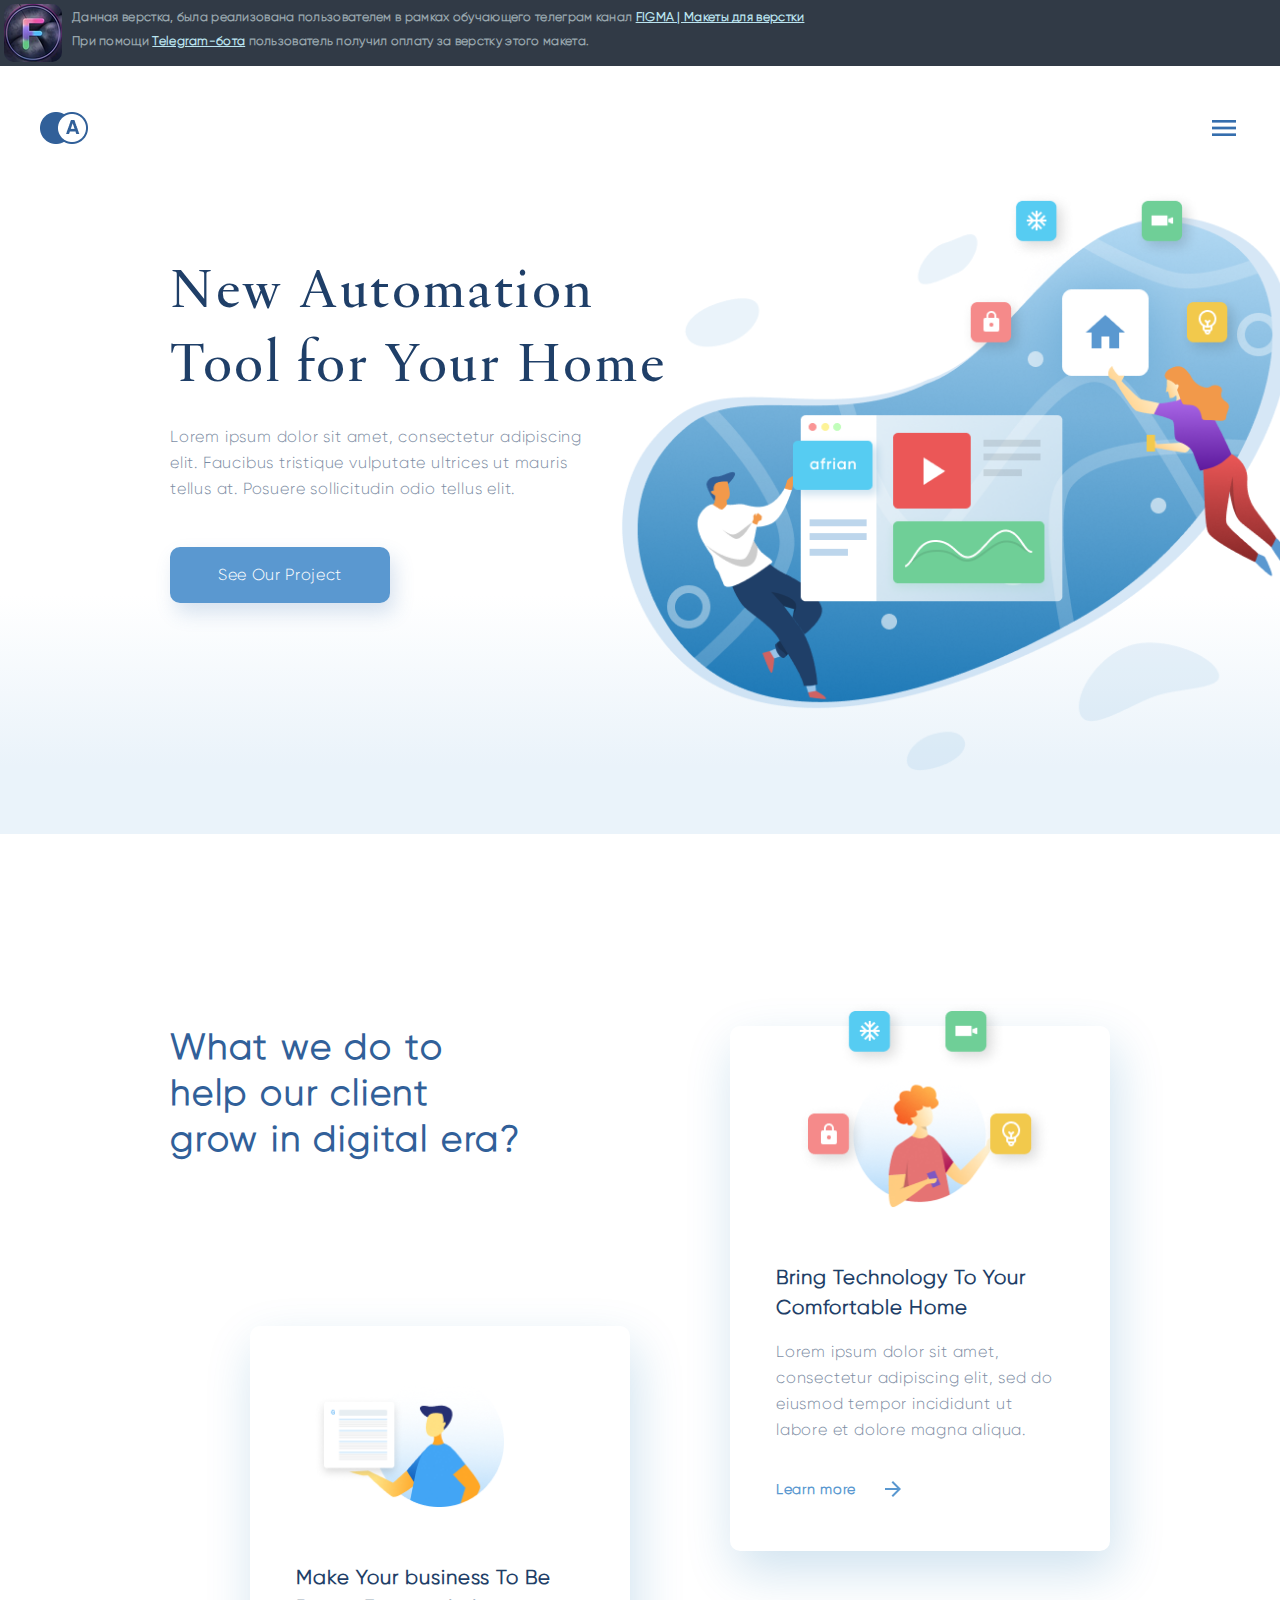
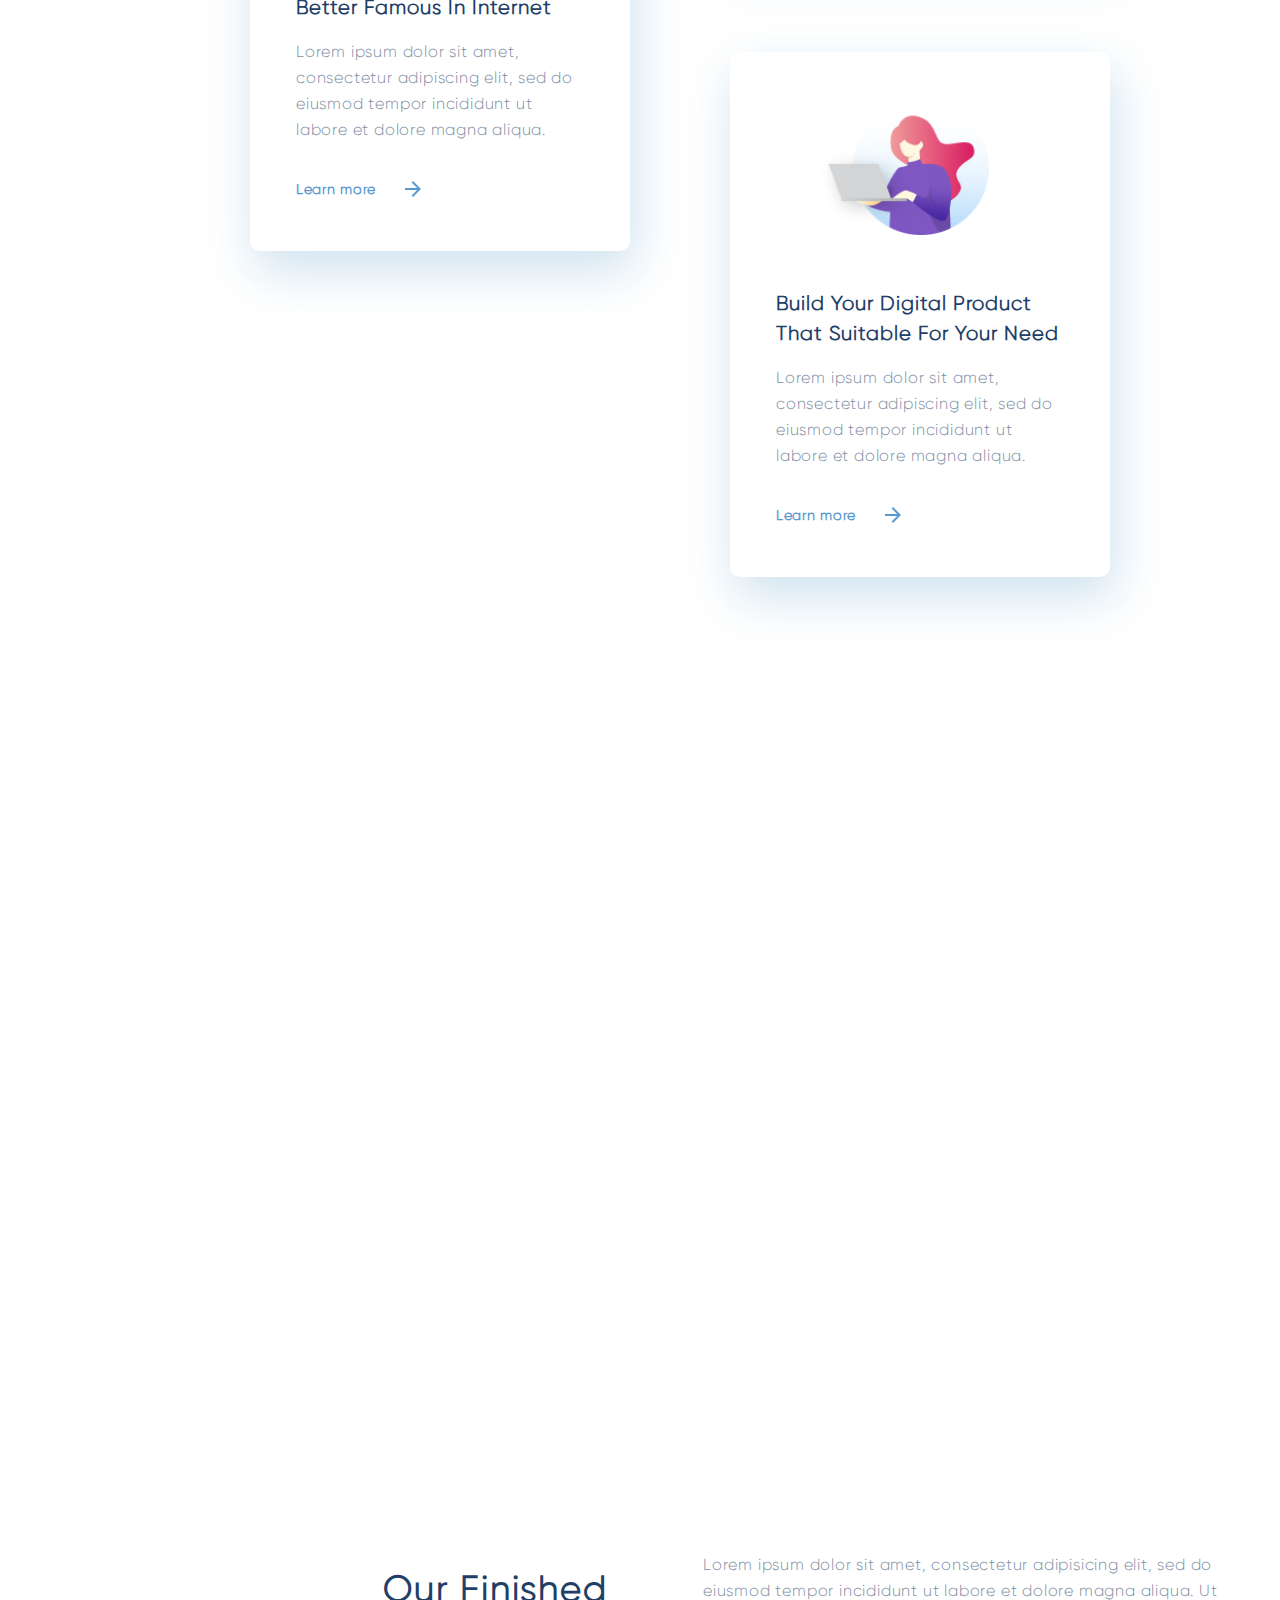
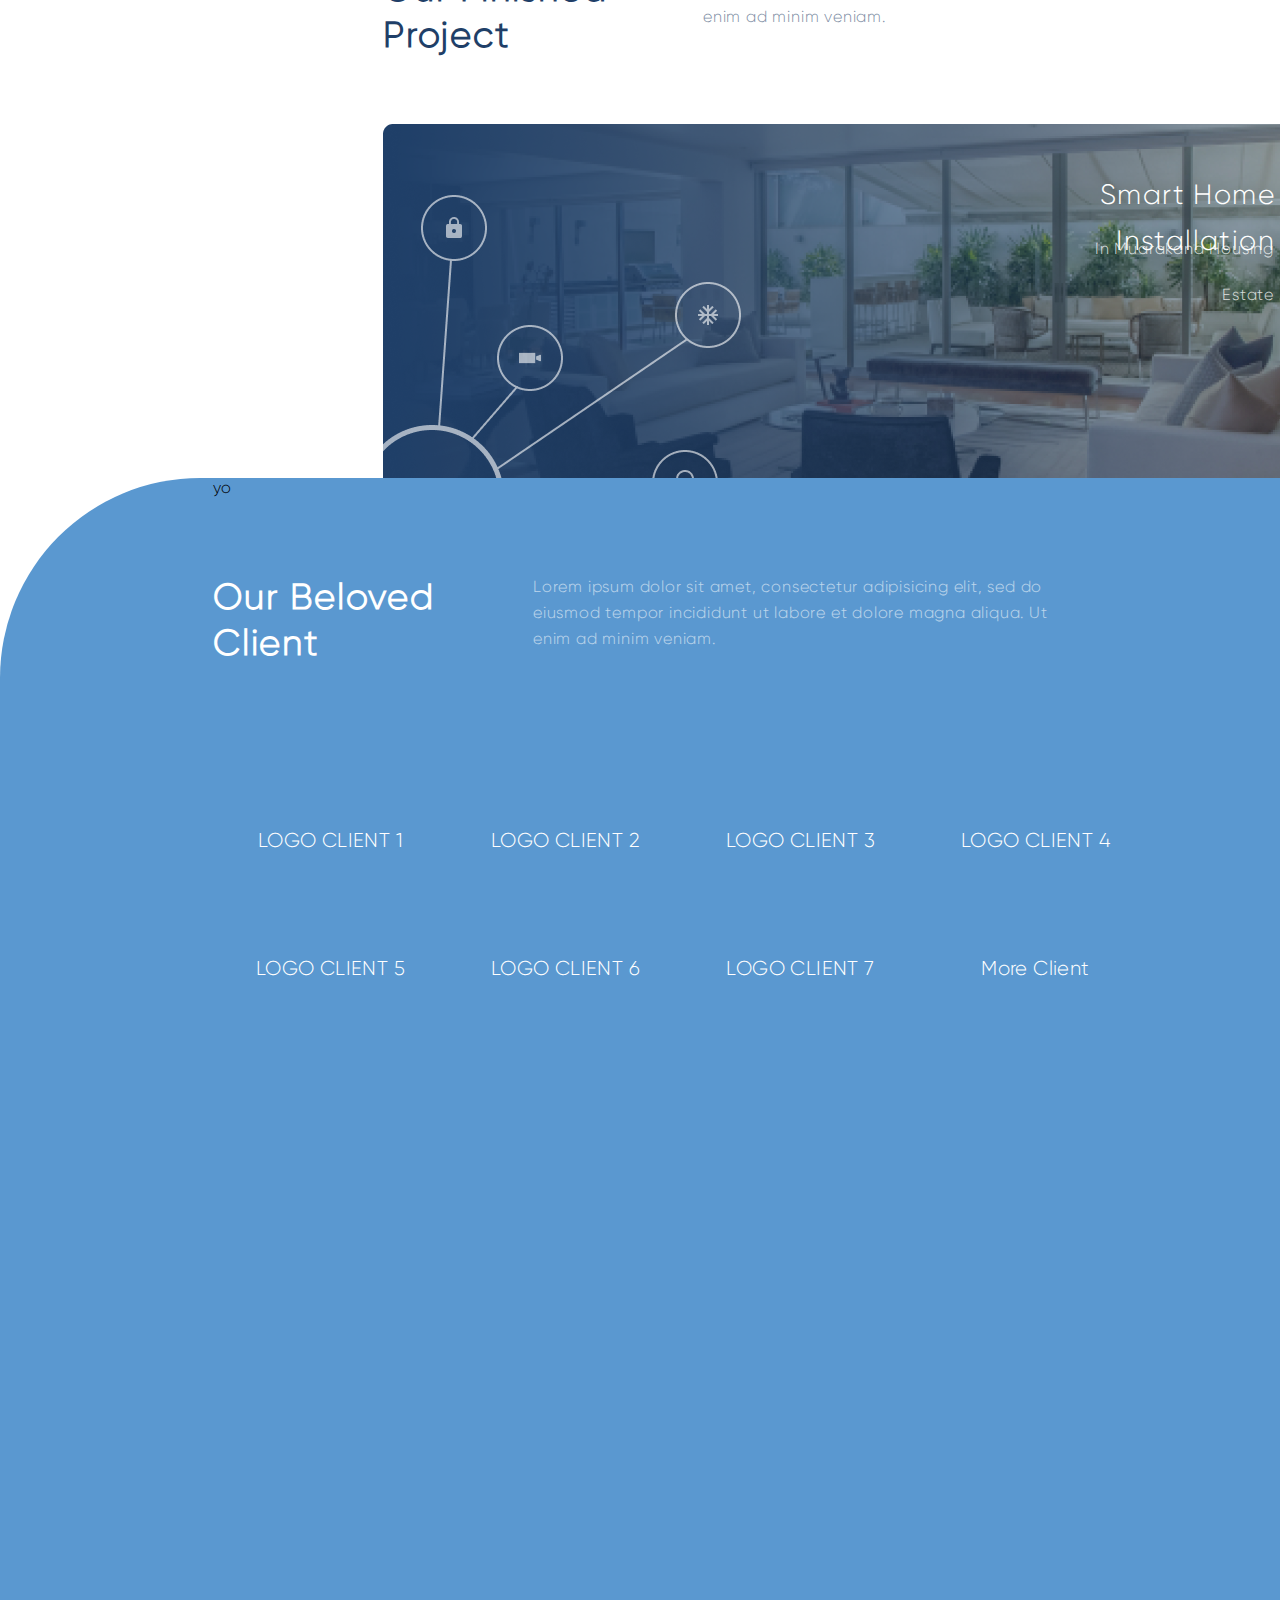
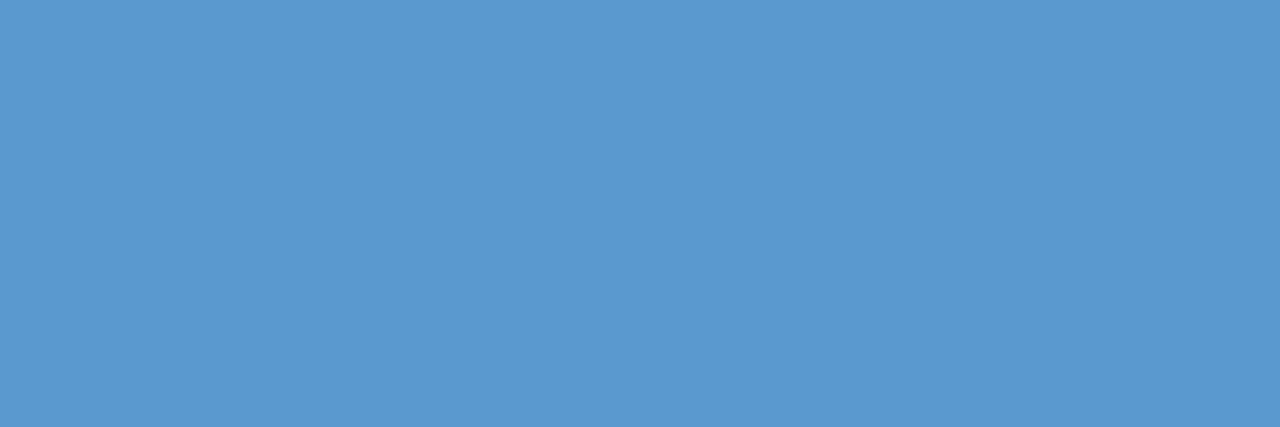
<file: index.html>
<!DOCTYPE html>
<html lang="en">
<head>
  <meta charset="UTF-8">
  <title>FIGMA | Макеты для верстки — Верстка страницы</title>
  <meta name="description" content="Макет для верстки сайта был взял с телеграм канала FIGMA | Макеты для верстки">
  <link rel="stylesheet" href="css/base.css">
  <link rel="stylesheet" href="css/style.css">
</head>
<body>

<!-- Начало: Данный блок удалять нельзя -->
<div class="maketforfigma">
  <a href="https://t.me/s/FigmaToHTML" target="_blank">
    <img src="img/logo.png">
  </a>
  <div>
    <p>
      Данная верстка, была реализована пользователем в рамках обучающего телеграм канал <a
        href="https://t.me/s/FigmaToHTML" target="_blank">FIGMA | Макеты для верстки</a>
    </p>
    <p>
      При помощи <a href="https://t.me/HtmlCodeForMoney_bot?from_git" target="_blank">Telegram-бота</a> пользователь
      получил оплату за верстку этого макета.
    </p>
  </div>
</div>
<!-- Конец -->

<div class="desktop">


  <header class="header">
    <a href="/" class="header_logo-link">
      <img src="img/logo header.png" alt="logo header" class="header_logo-pic">
    </a>
    <a href="/" class="header_logo-link">
      <img src="img/ic_menu_48px.png" alt="ic_menu" class="header_logo-pic">
    </a>
  </header>


  <main class="main">
    <section class="intro">
      <div class="container">
        <a href="/" class="illustration">
          <img src="img/illustration.png" alt="illustration" class="illustration-pic">
        </a>

        <h1 class="intro_title">New Automation Tool for Your Home</h1>

        <p class="intro_subtitle"> Lorem ipsum dolor sit amet, consectetur adipiscing elit. Faucibus tristique vulputate ultrices ut mauris tellus at. Posuere sollicitudin odio tellus elit.</p>

        <button type="button" class="intro_button">See Our Project</button>
      </div>
    </section>

    <section class="main_content container">
      <h2 class="main_content_title">What we do to help our client grow in digital era?</h2>

      <div class="product_cards">

        <div class="product_card card1">
          <a href="/" class="card-image-wrap">
            <img src="img/3.png" alt="card1-image" class="card-image">
          </a>
          <h2 class="card_title">Bring Technology To Your Comfortable Home</h2>
          <p class="card_text">Lorem ipsum dolor sit amet, consectetur adipiscing elit, sed do eiusmod tempor incididunt ut labore et dolore magna aliqua.</p>
          <a href="/" class="card_learnMore">
            <span>Learn more</span>
            <img src="img/ic_arrow_forward_24px.png" alt="card1_iconForward">
          </a>
        </div>


        <div class="product_card card2">
          <a href="/" class="card-image-wrap">
            <img src="img/1.png" alt="card2-image" class="card-image">
          </a>
          <h2 class="card_title">Make Your business To Be Better Famous In Internet</h2>
          <p class="card_text">Lorem ipsum dolor sit amet, consectetur adipiscing elit,
            sed do eiusmod tempor incididunt ut labore et dolore magna aliqua.</p>
          <a href="/" class="card_learnMore">
            <span>Learn more</span>
            <img src="img/ic_arrow_forward_24px.png" alt="card2_iconForward">
          </a>
        </div>

        <div class="product_card card3">
          <a href="/" class="card-image-wrap">
            <img src="img/2.png" alt="card3-image" class="card-image">
          </a>
          <h2 class="card_title">Build Your Digital Product That Suitable For Your Need</h2>
          <p class="card_text">Lorem ipsum dolor sit amet, consectetur adipiscing elit,
            sed do eiusmod tempor incididunt ut labore et dolore magna aliqua.</p>
          <a href="/" class="card_learnMore">
            <span>Learn more</span>
            <img src="img/ic_arrow_forward_24px.png" alt="card3_iconForward">
          </a>
        </div>

      </div>

      <div class="finished_project">
        <h2 class="main_content_subtitle">Our Finished Project </h2>
        <p class="main_content_text">Lorem ipsum dolor sit amet, consectetur adipisicing elit,
          sed do eiusmod tempor incididunt ut labore et dolore magna aliqua.
          Ut enim ad minim veniam.</p>

        <img src="img/smart home installation.png" alt="smart home installation" class="image_smart_home">
        <p class="image1_text1">Smart Home Installation</p>
        <p class="image1_text2">In Muarakana Housing Estate</p>

        <img src="img/sparklite app.png" alt="sparklite app" class="image_sparklite_app">
        <p class="image2_text1">Sparklite App</p>
        <p class="image2_text2">Marketplace</p>

        <img src="img/car rapetition app.png" alt="car rapetition app" class="image_car_rapetition">
        <p class="image3_text1">Car-Rapetition App</p>
        <p class="image3_text2">Board</p>
      </div>
    </section>

    <section class="beloved clients">
      <h2 class="client">Our Beloved Client</h2>
      <p class="client_text">Lorem ipsum dolor sit amet, consectetur adipisicing elit,
        sed do eiusmod tempor incididunt ut labore et dolore magna aliqua.
        Ut enim ad minim veniam.</p>

      <div class="client_table">
        <div>LOGO CLIENT 1</div>
        <div>LOGO CLIENT 2</div>
        <div>LOGO CLIENT 3</div>
        <div>LOGO CLIENT 4</div>
        <div>LOGO CLIENT 5</div>
        <div>LOGO CLIENT 6</div>
        <div>LOGO CLIENT 7</div>
        <div>More Client</div>
      </div>

    </section>


  </main>


  <footer class="footer">
    <div class="container">
      yo
    </div>
  </footer>


</div>


</body>
</html>
</file>
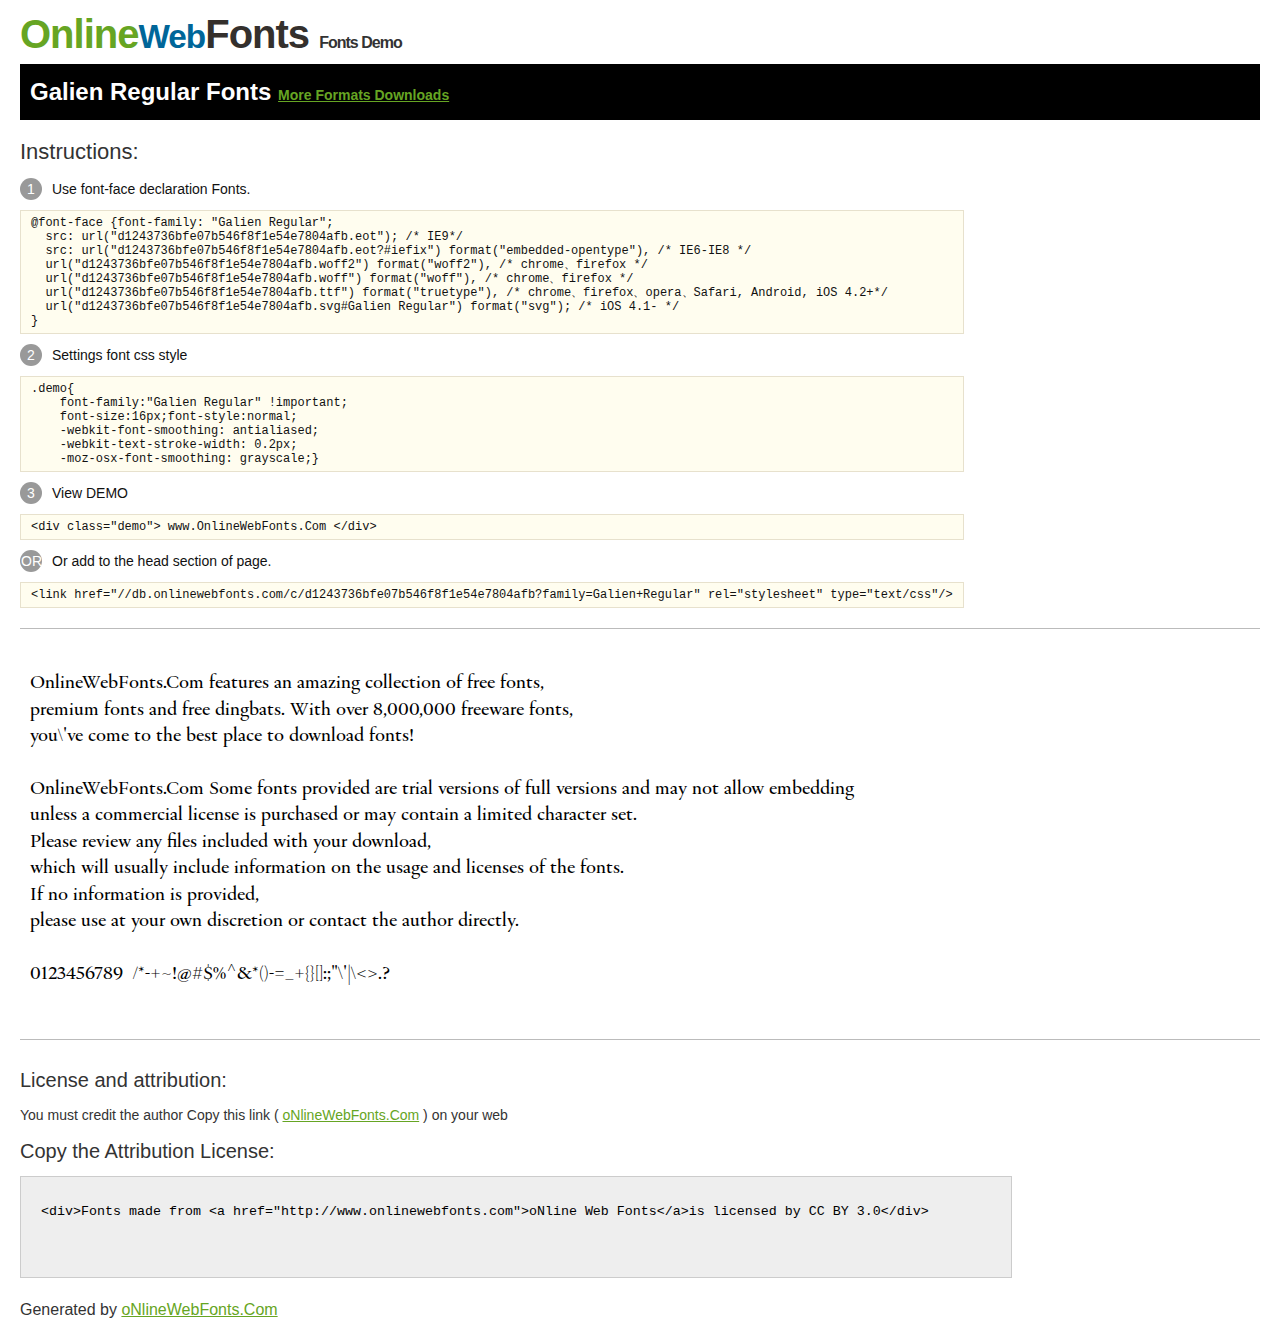
<file: fonts/Galien/Galien Regular/@font-face/Demo.html>
<!DOCTYPE html>
<html>
<head>
<meta charset="utf-8"/>
<title>Galien Regular Font - OnlineWebFonts.COM</title>
<style type="text/css">
@font-face {font-family: "Galien Regular";
  src: url("d1243736bfe07b546f8f1e54e7804afb.eot"); /* IE9*/
  src: url("d1243736bfe07b546f8f1e54e7804afb.eot?#iefix") format("embedded-opentype"), /* IE6-IE8 */
  url("d1243736bfe07b546f8f1e54e7804afb.woff2") format("woff2"), /* chrome、firefox */
  url("d1243736bfe07b546f8f1e54e7804afb.woff") format("woff"), /* chrome、firefox */
  url("d1243736bfe07b546f8f1e54e7804afb.ttf") format("truetype"), /* chrome、firefox、opera、Safari, Android, iOS 4.2+*/
  url("d1243736bfe07b546f8f1e54e7804afb.svg#Galien Regular") format("svg"); /* iOS 4.1- */
}
*{margin:0;padding:0;list-style:none;}pre{border:solid 1px #e7e1cd;background-color:#fffdef;overflow:auto;font-size:12px;line-height:14px;margin-top:10px;margin-right:0;margin-bottom:10px;margin-left:0;padding-top:5px;padding-right:10px;padding-bottom:5px;padding-left:10px;}.demo pre{color:#000;line-height: 1.2em;font-family:"Galien Regular"!important;font-size:22px;background-color:#FFF;border-top-width:0px;border-right-width:0px;border-bottom-width:0px;border-left-width:0px;}body{font-family:sans-serif;line-height:1.5;font-size:16px;padding:20px;color:#333;}:hover,:before,:after{-webkit-transition:all 0.1s ease-in;-moz-transition:all 0.1s ease-in;-ms-transition:all 0.1s ease-in;-o-transition:all 0.1s ease-in;transition:all 0.1s ease-in;}*{-moz-box-sizing:border-box;-webkit-box-sizing:border-box;box-sizing:border-box;margin:0;padding:0;}a{color:#66A523;}h1.logo{font-size:40px;letter-spacing:-1px;margin-top:-16px;}h1.logo strong{font-size:16px;font-family:sans-serif;color:#333;}h1.logo a{color:#34302d;text-decoration:none;}h1.logo a span{color:#66A523;}h1.logo a small{color:#006699;}.info{float:left;font-size:14px;margin-top:15px;}.info ul{margin-left:0px;color:#111;margin-bottom:20px;}.info .exs{font-size:12px;color:#666;margin-left:35px;display:block;}.info ul li{margin-top:10px;list-style:none;}.info .numno{color:#fff;border-radius:20px;padding:1px;display:inline-block;width:22px;height:22px;text-align:center;margin-right:10px;background-color:#999999;}.info ul strong{font-weight:normal;color:#000;}.info .inst{font-size:22px;margin-bottom:10px;}.demo{float:left;width:100%;height:auto;border-top-width:1px;border-top-style:solid;border-top-color:#bbb;border-bottom-width:1px;border-bottom-style:solid;border-bottom-color:#bbb;padding-bottom:10px;}.demo .demo_svg{float:left;height:auto;width:100px;margin-right:5px;margin-left:5px;margin-bottom:10px;}.demo .demo_svg i{float:left;height:80px;width:80px;text-align:center;font-size:40px;margin-left:10px;line-height:80px;color:#777;}.demo .demo_svg .code{float:left;height:20px;width:100%;overflow:hidden;text-align:center;line-height:20px;font-size:11px;color:#666;}.demo .demo_svg .txt{float:left;height:20px;width:100%;font-size:11px;text-align:center;white-space:nowrap;overflow:hidden;line-height:20px;}.demo .demo_svg:hover i{font-size:60px;color:#333;}.by{padding-top:15px;float:left;width:100%;margin-top:10px;margin-right:0;margin-bottom:10px;margin-left:0;}.by{margin-bottom:10px;font-size:20px;}.by .attr{font-size:14px;color:#333;padding-top:10px;padding-bottom:10px;}textarea{width:80%;height:auto;border:1px solid #CCC;resize:none;background:#EEE;padding:20px;float:left;margin-top:10px;line-height:30px;}#footer{float:left;width:100%;margin-top:10px;padding-bottom:20px;}h2{background-color:#000;padding-top:10px;padding-bottom:10px;padding-left:10px;color:#FFF;}
</style>
</head>
<body>
<h1 class="logo"> <a href="http://www.onlinewebfonts.com/"> <span>Online</span><small>Web</small>Fonts</a> <strong>Fonts Demo</strong></h1>
<h2>
Galien Regular Fonts <a style="font-size:14px;" href="http://www.onlinewebfonts.com/download/d1243736bfe07b546f8f1e54e7804afb" target="_blank">More Formats Downloads</a></h2>
<div class="info">
  <div class="inst">Instructions:</div>
  <ul>
    <li>
      <p> <span class="numno">1</span>Use font-face declaration Fonts.<br />
        <span class="exs">
        <pre>
@font-face {font-family: "Galien Regular";
  src: url("d1243736bfe07b546f8f1e54e7804afb.eot"); /* IE9*/
  src: url("d1243736bfe07b546f8f1e54e7804afb.eot?#iefix") format("embedded-opentype"), /* IE6-IE8 */
  url("d1243736bfe07b546f8f1e54e7804afb.woff2") format("woff2"), /* chrome、firefox */
  url("d1243736bfe07b546f8f1e54e7804afb.woff") format("woff"), /* chrome、firefox */
  url("d1243736bfe07b546f8f1e54e7804afb.ttf") format("truetype"), /* chrome、firefox、opera、Safari, Android, iOS 4.2+*/
  url("d1243736bfe07b546f8f1e54e7804afb.svg#Galien Regular") format("svg"); /* iOS 4.1- */
}
</pre>
      </span> 
    </li>
    <li>
      <p> <span class="numno">2</span>Settings font css style <br />
      <span class="exs">
<pre>
.demo{
    font-family:"Galien Regular" !important;
    font-size:16px;font-style:normal;
    -webkit-font-smoothing: antialiased;
    -webkit-text-stroke-width: 0.2px;
    -moz-osx-font-smoothing: grayscale;}
</pre>
      </span> 
    </li>
    <li>
      <p> <span class="numno">3</span>View DEMO <br />
      <span class="exs"><pre>
&lt;div class="demo"&gt; www.OnlineWebFonts.Com &lt;/div&gt;
</pre></span> 
    </li>
    <li>
      <p> <span class="numno">OR</span>Or add to the head section of page. <br />
      <span class="exs"><pre>
&lt;link href="//db.onlinewebfonts.com/c/d1243736bfe07b546f8f1e54e7804afb?family=Galien+Regular" rel="stylesheet" type="text/css"/&gt;
</pre></span> 
    </li>
  </ul>
</div>
<div class="demo">
<pre>

OnlineWebFonts.Com features an amazing collection of free fonts,
premium fonts and free dingbats. With over 8,000,000 freeware fonts, 
you\'ve come to the best place to download fonts! 

OnlineWebFonts.Com Some fonts provided are trial versions of full versions and may not allow embedding 
unless a commercial license is purchased or may contain a limited character set. 
Please review any files included with your download, 
which will usually include information on the usage and licenses of the fonts. 
If no information is provided, 
please use at your own discretion or contact the author directly. 

0123456789  /*-+~!@#$%^&*()-=_+{}[]:;"\'|\<>.?

</pre>
</div>

<div class="by">
<div class="by_title">License and attribution:</div>
<div class="attr">You must credit the author Copy this link ( <a href="http://www.onlinewebfonts.com" target="_blank">oNlineWebFonts.Com</a> ) on your web </div><div class="usetitle">Copy the Attribution License:</div>
<textarea onclick="this.focus();this.select();">&lt;div&gt;Fonts made from &lt;a href="http://www.onlinewebfonts.com"&gt;oNline Web Fonts&lt;/a&gt;is licensed by CC BY 3.0&lt;/div&gt;</textarea>
</div>
<div id="footer">
    <div>Generated by <a href="http://www.onlinewebfonts.com" target="_blank">oNlineWebFonts.Com</a></div>
</div>
</body>
</html>
</file>
<file: css/base.css>
.maketforfigma{
    flex: 0 0 auto;
    background: #313a46;
    font-weight: bold;
    display: flex;
}
.maketforfigma img{
    border-radius: 10px;
    margin: 4px 0 0 4px;
}
.maketforfigma p {
    color: #98a6ad;
    text-decoration: none;
    letter-spacing: .01875rem;
    font-size: .775rem;
    padding: 0 10px;
    line-height: 0.70rem;
}
.maketforfigma p > a {
    color: #bbe4f0;
    font-weight: bold;
}
.maketforfigma p > a:hover {
    color: #ffffff
}

html{
    height: 100%;
}
body{
    padding: 0;
    margin: 0;
}
</file>
<file: css/style.css>
@font-face {
    font-family: Galien;
    font-size:16px;
    font-style:normal;
    src: url("./../fonts/galien/galien_regular/@font-face/d1243736bfe07b546f8f1e54e7804afb.eot"); /* IE9*/
    src: url("./../fonts/galien/galien_regular/@font-face/d1243736bfe07b546f8f1e54e7804afb.eot?#iefix") format("embedded-opentype"), /* IE6-IE8 */
    url("./../fonts/galien/galien_regular/@font-face/d1243736bfe07b546f8f1e54e7804afb.woff2") format("woff2"), /* chrome、firefox */
    url("./../fonts/galien/galien_regular/@font-face/d1243736bfe07b546f8f1e54e7804afb.woff") format("woff"), /* chrome、firefox */
    url("./../fonts/galien/galien_regular/@font-face/d1243736bfe07b546f8f1e54e7804afb.ttf") format("truetype"), /* chrome、firefox、opera、Safari, Android, iOS 4.2+*/
    url("./../fonts/galien/galien_regular/@font-face/d1243736bfe07b546f8f1e54e7804afb.svg") format("svg"); /* iOS 4.1- */
}

@font-face {
    font-family: Gilroy;
    src: url("./../fonts/gilroy/Gilroy-Light.otf");
}

html{
    box-sizing: border-box;
}

*, *::before, *::after{
    box-sizing: inherit;
    font-family: 'Gilroy';
}

.desktop{
    position: relative;
    background: #FFFFFF;
}

.desktop .container {
    position: relative;
    width: 940px;
    margin: 0 auto;
}

/*Header styles start*/
.header{
    display: flex;
    position: absolute;
    width: 1200px;
    height: 48px;
    left: 50%;
    transform: translateX(-50%);
    top: 40px;
    justify-content: space-between;
    align-items: center;
}
/*Header styles end*/

/*Intro styles start*/
.intro{
    height: 768px;
    background: linear-gradient(0deg, #eaf3fa 8.84%, rgba(152, 195, 232, 0) 31.12%);
}

.intro .container {
    padding-top: 190px;
}

.illustration {
    position: absolute;
    left: 447px;
    top: 125px;
}

.illustration-pic {
    height: 580px;
}

.intro_title{
    margin: 0 0 20px 0;
    width: 510px;
    font-family: 'Galien';
    font-weight: normal;
    font-size: 64px;
    line-height: 74px;
    letter-spacing: 0.04em;
    /* Blue_01 */
    color: #1F3F68;
}
.intro_subtitle{
    margin: 0 0 45px 0;
    width: 425px;
    font-size: 16px;
    line-height: 26px;
    letter-spacing: 0.05em;
    /* Blue_01 */
    color: #1F3F68;
    opacity: 0.6;
}

.intro_button {
    width: 220px;
    height: 56px;
    background: #5A98D0;
    box-shadow: 5px 10px 20px rgba(53, 110, 173, 0.2);
    border-radius: 10px;
    border: none;
    color: white;
    font-size: 16px;
    line-height: 26px;
    text-align: center;
    letter-spacing: 0.04em;
}

.intro_button:hover,
.intro_button:focus,
.intro_button:active {
    background: rgb(55 109 157);
    cursor: pointer;
}
/*Intro styles end*/

/*Main content styles start*/
.main_content {
    height: 1540px;
}

.main_content_title{
    padding-top: 190px;
    margin: 0;
    width: 358px;
    font-size: 36px;
    line-height: 46px;
    letter-spacing: 0.05em;
    /* blue_02 */
    color: #316099;
}

/*Cards styles start*/
.product_card {
    position: absolute;
    width: 380px;
    height: 525px;
    background: #FFFFFF;
    /* shadow1 */
    box-shadow: 5px 20px 50px rgba(16, 112, 177, 0.2);
    border-radius: 10px;
    padding: 220px 46px 50px;
}
.card_title{
    font-size: 20px;
    line-height: 30px;
    letter-spacing: 0.05em;
    /* Blue_01 */
    color: #1F3F68;
}
.card_text{
    font-size: 16px;
    line-height: 26px;
    letter-spacing: 0.05em;
    /* Blue_01 */
    color: #1F3F68;
    opacity: 0.6;
}
.card_learnMore{
    font-size: 14px;
    line-height: 30px;
    letter-spacing: 0.05em;
     /*blue_04    */
    color: #5A98D0;
    text-decoration: none;
    display: flex;
    gap: 25px;
    align-items: center;
    font-weight: bold;
    padding-top: 15px;
}
.card_learnMore:hover,
.card_learnMore:active,
.card_learnMore:focus{
    text-decoration: underline;
    cursor: pointer;
}
.card-image-wrap {
    position: absolute;
}

.product_card.card1{
    right: 0;
    top: 192px;
}
.product_card.card1 .card-image-wrap{
    top: -25px;
    left: 68px;
}
.product_card.card1 .card-image{
    width: 254px;
}

.product_card.card2{
    left: 80px;
    top: 492px;
}
.product_card.card2 .card-image-wrap{
    top: 50px;
    left: 64px;
}
.product_card.card2 .card-image{
    width: 190px;
}

.product_card.card3{
    right: 0;
    top: 818px;
}
.product_card.card3 .card-image-wrap{
    top: 47px;
    left: 83px;
}
.product_card.card3 .card-image{
    width: 176px;
}
/*Cards styles end*/

/*Finish project starts*/
.finished_project{
    display: flex;
    justify-content: center;
}
.main_content_subtitle{
    position: absolute;
    width: 227px;
    height: 92px;
    left: 213px;
    top: 2302px;
    font-size: 36px;
    line-height: 46px;
    letter-spacing: 0.05em;
    /* Blue_01 */
    color: #1F3F68;
}
.main_content_text{
    position: absolute;
    width: 540px;
    height: 80px;
    left: 533px;
    top: 2302px;
    font-size: 16px;
    line-height: 26px;
    letter-spacing: 0.05em;
    /* Blue_01 */
    color: #1F3F68;
    opacity: 0.6;
}
.image_smart_home {
    position: absolute;
    width: 940px;
    height: 417px;
    left: 213px;
    top: 2490px;
}
.image_sparklite_app{
    position: absolute;
    width: 422px;
    height: 417px;
    left: 213px;
    top: 3003px;
    background: linear-gradient(308.85deg, rgba(66, 165, 245, 0.4) -1.71%, rgba(21, 101, 192, 0.6) 74.54%);
    border-radius: 10px;
}
.image_car_rapetition{
    position: absolute;
    width: 422px;
    height: 417px;
    left: 731px;
    top: 3003px;
    background: linear-gradient(306.48deg, rgba(66, 165, 245, 0.4) 0%, rgba(21, 101, 192, 0.6) 97.81%);
    border-radius: 10px;
}
.image1_text1{
    position: absolute;
    width: 341px;
    height: 46px;
    left: 764px;
    top: 2538px;
    margin-top: 0;
    text-align: end;
    font-size: 28px;
    line-height: 46px;
    letter-spacing: 0.05em;
    /* white */
    color: #FFFFFF;
}
.image1_text2{
    position: absolute;
    width: 234px;
    height: 46px;
    left: 870px;
    top: 2592px;
    margin-top: 0;
    text-align: end;
    font-size: 16px;
    line-height: 46px;
    letter-spacing: 0.05em;
    /* white */
    color: #FFFFFF;
    opacity: 0.8;
}
.image2_text1{
    position: absolute;
    width: 191px;
    height: 46px;
    left: 245px;
    top: 3027px;
    margin-top: 0;
    font-size: 28px;
    line-height: 46px;
    letter-spacing: 0.05em;
    /* white */
    color: #FFFFFF;
}
.image2_text2{
    position: absolute;
    width: 100px;
    height: 46px;
    left: 245px;
    top: 3077px;
    margin-top: 0;
    font-size: 16px;
    line-height: 46px;
    letter-spacing: 0.05em;
    /* white */
    color: #FFFFFF;
    opacity: 0.8;
}
.image3_text1{
    position: absolute;
    width: 280px;
    height: 46px;
    left: 763px;
    top: 3027px;
    margin-top: 0;
    font-size: 28px;
    line-height: 46px;
    letter-spacing: 0.05em;
    /* white */
    color: #FFFFFF;
}
.image3_text2{
    position: absolute;
    width: 48px;
    height: 46px;
    left: 763px;
    top: 3077px;

    font-size: 16px;
    line-height: 46px;
    letter-spacing: 0.05em;
    /* white */
    color: #FFFFFF;
    opacity: 0.8;
}
/*Finish project ends*/

.client{
    position: absolute;
    width: 223px;
    height: 92px;
    left: 213px;
    top: 3708px;
    margin-top: 0;
    font-size: 36px;
    line-height: 46px;
    letter-spacing: 0.05em;
    /* white */
    color: #FFFFFF;
    z-index: 1;
}
.client_text {
    position: absolute;
    width: 540px;
    height: 80px;
    left: 533px;
    top: 3708px;
    margin-top: 0;
    font-size: 16px;
    line-height: 26px;
    letter-spacing: 0.05em;
    /* white */
    color: #FFFFFF;
    opacity: 0.6;
    z-index: 1;
}
.client_table{
    position: absolute;
    width: 940px;
    height: 256px;
    left: 213px;
    top: 3911px;
    display: grid;
    place-items: center;
    grid-template-columns:repeat(4, 1fr);
    grid-template-rows: repeat(2, 1fr);
    z-index:1;
}

.client_table > div{
    color: white;
    font-size: 20px;
    line-height: 46px;
    letter-spacing: 0.02em;
}

.footer{
    position: absolute;
    width: 1366px;
    height: 1549px;
    left: 0;
    top: 3612px;
    background: #5A98D0;
    border-radius: 200px 0px 0px 0px;
}
</file>
